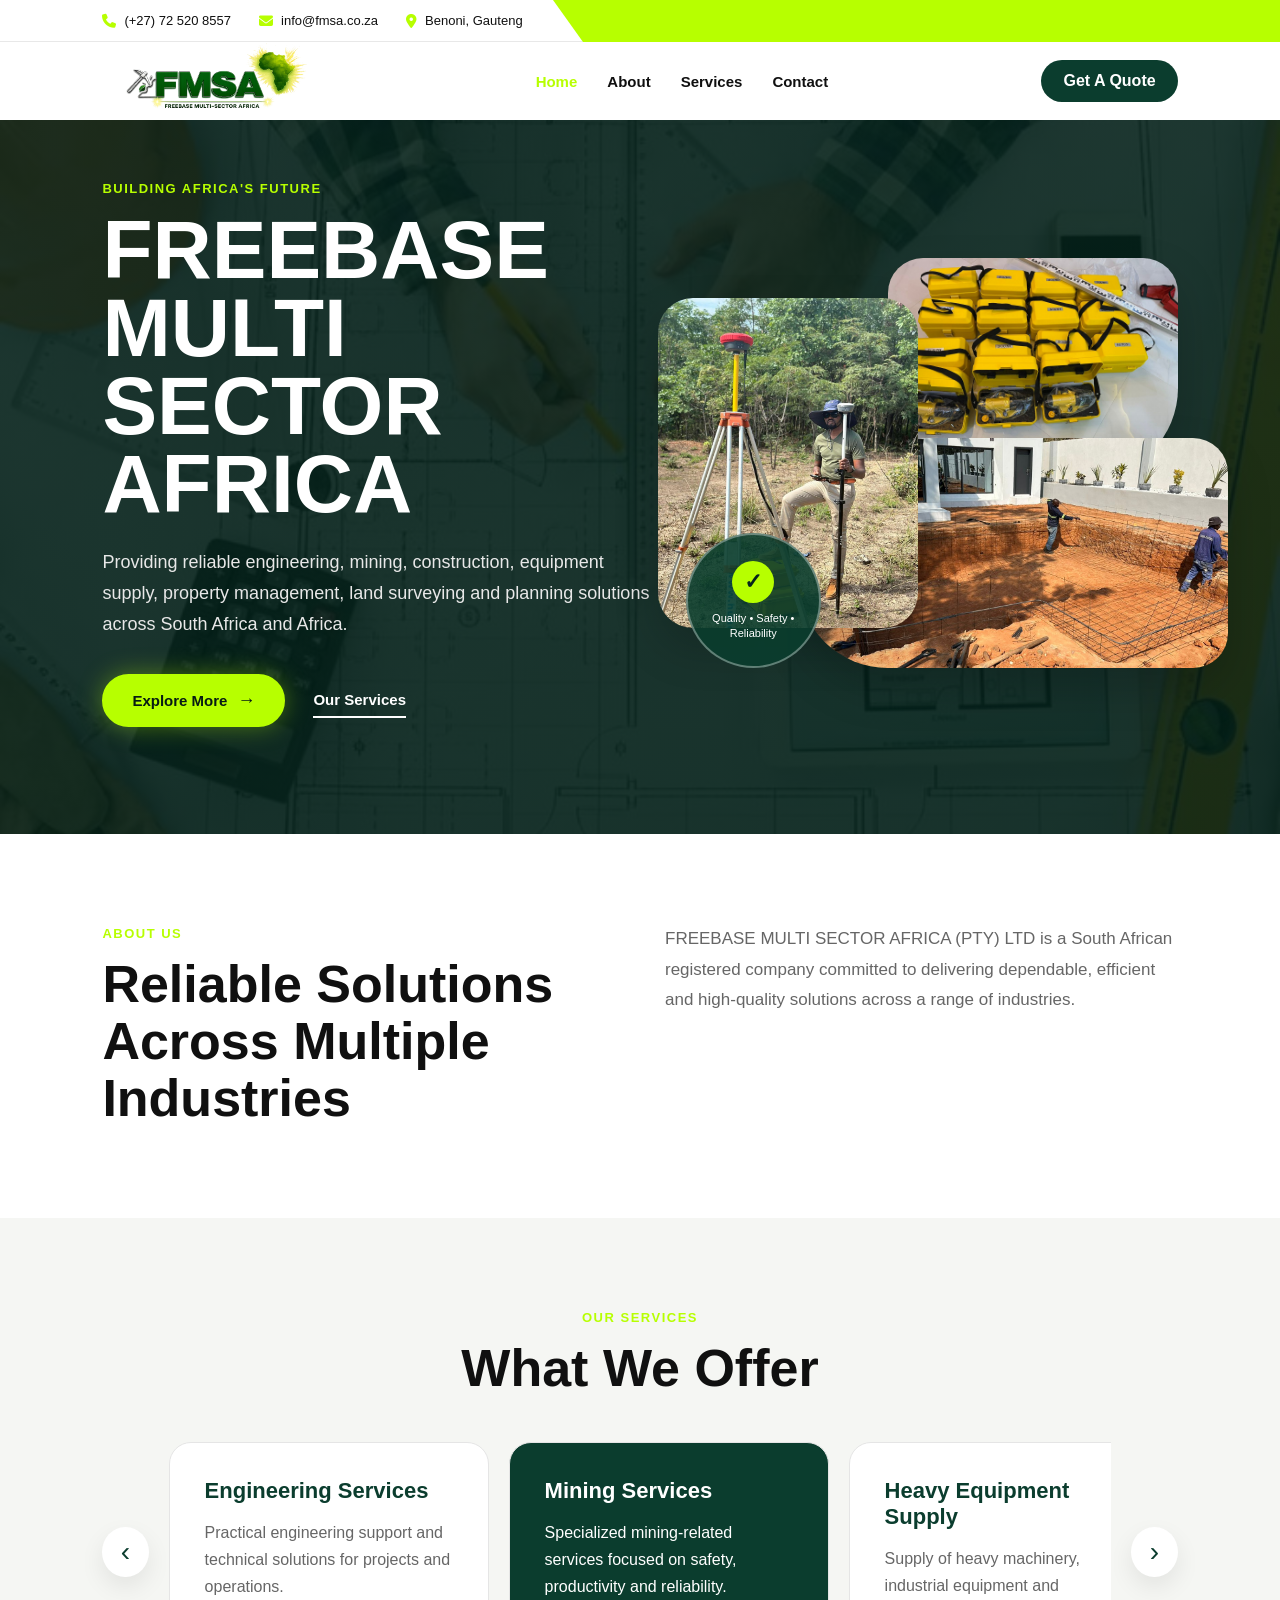
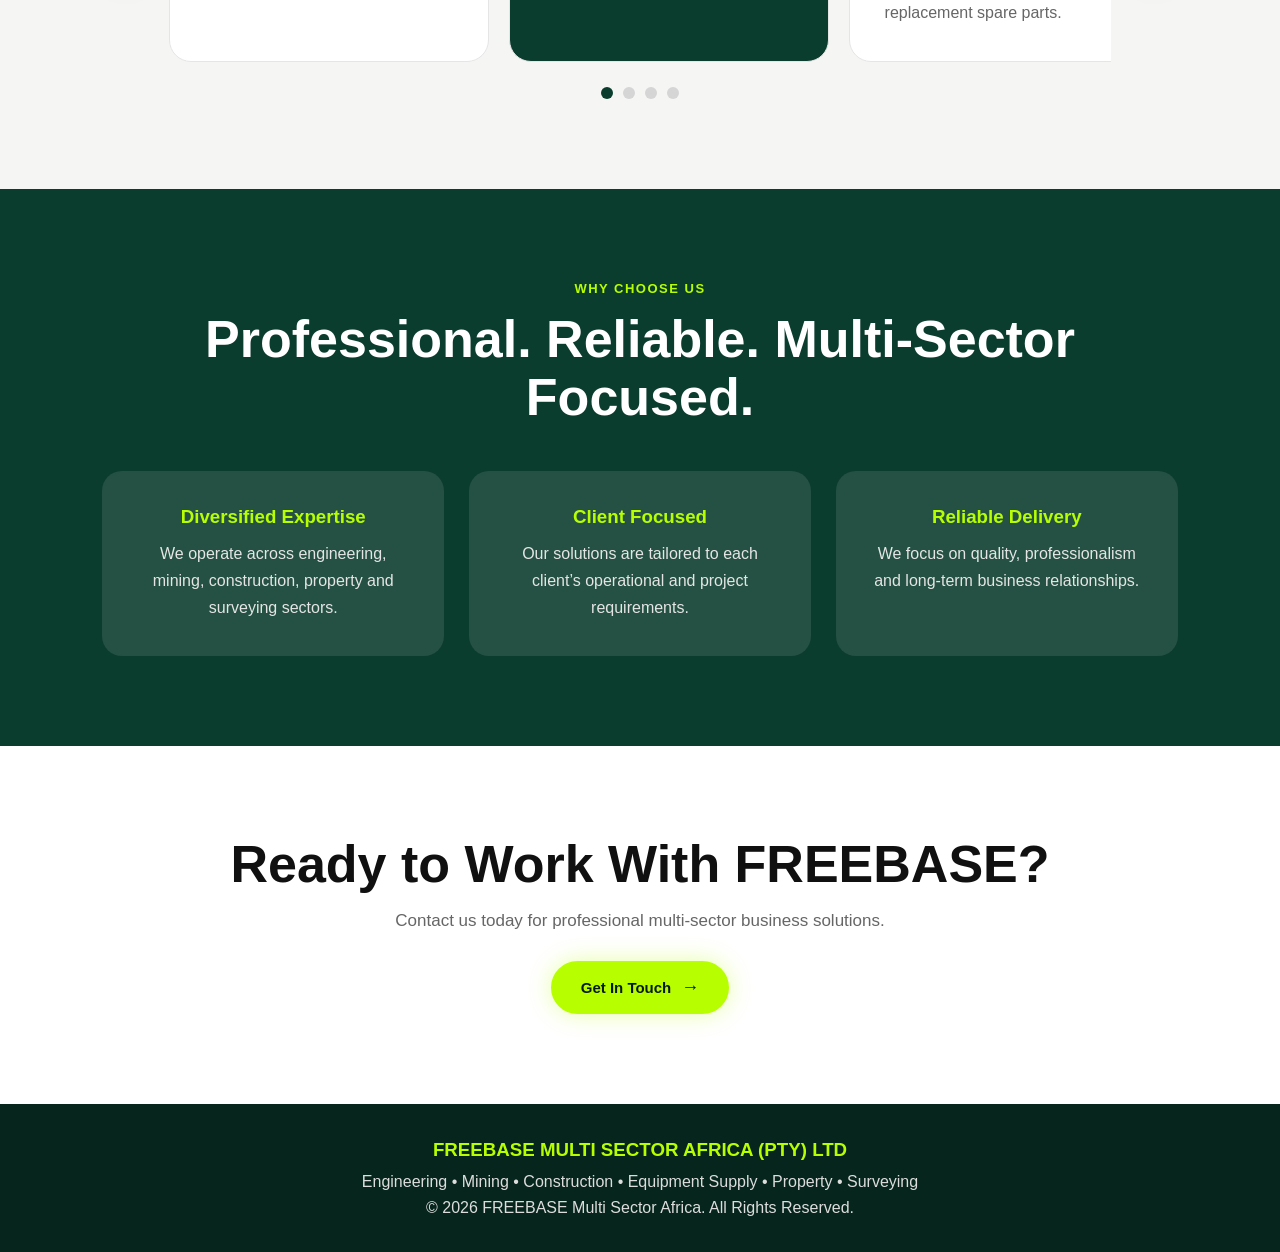
<file: index.html>
<!DOCTYPE html>
<html lang="en">
<head>
  <meta charset="UTF-8" />
  <meta name="viewport" content="width=device-width, initial-scale=1.0" />
  <title>FREEBASE Multi Sector Africa</title>
  <link rel="stylesheet" href="https://cdnjs.cloudflare.com/ajax/libs/font-awesome/6.7.2/css/all.min.css">
  <link rel="stylesheet" href="style.css" />
</head>
<body>

<header>
  <div class="top-bar">
    <div class="top-info">
      <span><i class="fa-solid fa-phone"></i> (+27) 72 520 8557</span>
      <span><i class="fa-solid fa-envelope"></i> info@fmsa.co.za</span>
      <span><i class="fa-solid fa-location-dot"></i> Benoni, Gauteng</span>
    </div>
    <div class="top-socials"></div>
  </div>
</header>

<main>
  <section class="hero">
    <div class="hero-nav">
      <a href="index.html" class="logo" aria-label="FREEBASE Multi Sector Africa home">
        <img src="Pics/FMSA.png" alt="FMSA Logo" />
      </a>

      <nav aria-label="Main navigation">
        <a href="index.html" class="active">Home</a>
        <a href="about.html">About</a>
        <a href="services.html">Services</a>
        <a href="contact.html">Contact</a>
      </nav>

      <a href="contact.html" class="quote-btn">Get A Quote</a>
    </div>

    <div class="hero-text">
      <span class="tag">Building Africa's Future</span>
      <h1>FREEBASE MULTI SECTOR AFRICA</h1>
      <p>
        Providing reliable engineering, mining, construction, equipment supply,
        property management, land surveying and planning solutions across
        South Africa and Africa.
      </p>

      <div class="hero-buttons">
        <a href="about.html" class="btn primary">Explore More</a>
        <a href="services.html" class="btn secondary">Our Services</a>
      </div>
    </div>

    <div class="hero-visual">
      <div class="img-shape shape-one">
        <img src="Proof Pics/IMG1.jpeg" alt="Planning and surveying work" />
      </div>

      <div class="img-shape shape-two">
        <img src="Proof Pics/IMG6.jpeg" alt="Engineering equipment" />
      </div>

      <div class="img-shape shape-three">
        <img src="Proof Pics/IM8.jpeg" alt="Construction planning" />
      </div>

      <div class="quality-badge">
        <span>✓</span>
        <p>Quality • Safety • Reliability</p>
      </div>
    </div>
  </section>

  <section class="about-preview">
    <div>
      <span class="section-tag">About Us</span>
      <h2>Reliable Solutions Across Multiple Industries</h2>
    </div>

    <p>
      FREEBASE MULTI SECTOR AFRICA (PTY) LTD is a South African registered
      company committed to delivering dependable, efficient and high-quality
      solutions across a range of industries.
    </p>
  </section>

  <section class="services">
    <span class="section-tag">Our Services</span>
    <h2>What We Offer</h2>

    <div class="services-slider">
      <button class="slider-btn prev" aria-label="Previous service">‹</button>

      <div class="slider-window">
        <div class="slider-track">
          <article class="service-card">
            <h3>Engineering Services</h3>
            <p>Practical engineering support and technical solutions for projects and operations.</p>
          </article>

          <article class="service-card">
            <h3>Mining Services</h3>
            <p>Specialized mining-related services focused on safety, productivity and reliability.</p>
          </article>

          <article class="service-card">
            <h3>Heavy Equipment Supply</h3>
            <p>Supply of heavy machinery, industrial equipment and replacement spare parts.</p>
          </article>

          <article class="service-card">
            <h3>Construction Services</h3>
            <p>General construction and supply solutions for infrastructure and project needs.</p>
          </article>

          <article class="service-card">
            <h3>Property Management</h3>
            <p>Real estate and property management solutions for efficient property operations.</p>
          </article>

          <article class="service-card">
            <h3>Planning & Surveying</h3>
            <p>Urban planning, rural planning, land surveying, mapping and cadastral services.</p>
          </article>
        </div>
      </div>

      <button class="slider-btn next" aria-label="Next service">›</button>
    </div>

    <div class="slider-dots" aria-label="Service slider navigation"></div>
  </section>

  <section class="why">
    <span class="section-tag">Why Choose Us</span>
    <h2>Professional. Reliable. Multi-Sector Focused.</h2>

    <div class="why-grid">
      <div>
        <h3>Diversified Expertise</h3>
        <p>We operate across engineering, mining, construction, property and surveying sectors.</p>
      </div>

      <div>
        <h3>Client Focused</h3>
        <p>Our solutions are tailored to each client’s operational and project requirements.</p>
      </div>

      <div>
        <h3>Reliable Delivery</h3>
        <p>We focus on quality, professionalism and long-term business relationships.</p>
      </div>
    </div>
  </section>

  <section class="cta">
    <h2>Ready to Work With FREEBASE?</h2>
    <p>Contact us today for professional multi-sector business solutions.</p>
    <a href="contact.html" class="btn primary">Get In Touch</a>
  </section>
</main>

<footer>
  <h3>FREEBASE MULTI SECTOR AFRICA (PTY) LTD</h3>
  <p>Engineering • Mining • Construction • Equipment Supply • Property • Surveying</p>
  <p>© 2026 FREEBASE Multi Sector Africa. All Rights Reserved.</p>
</footer>

<script src="script.js"></script>
<script src="transition.js"></script>
</body>
</html>
</file>
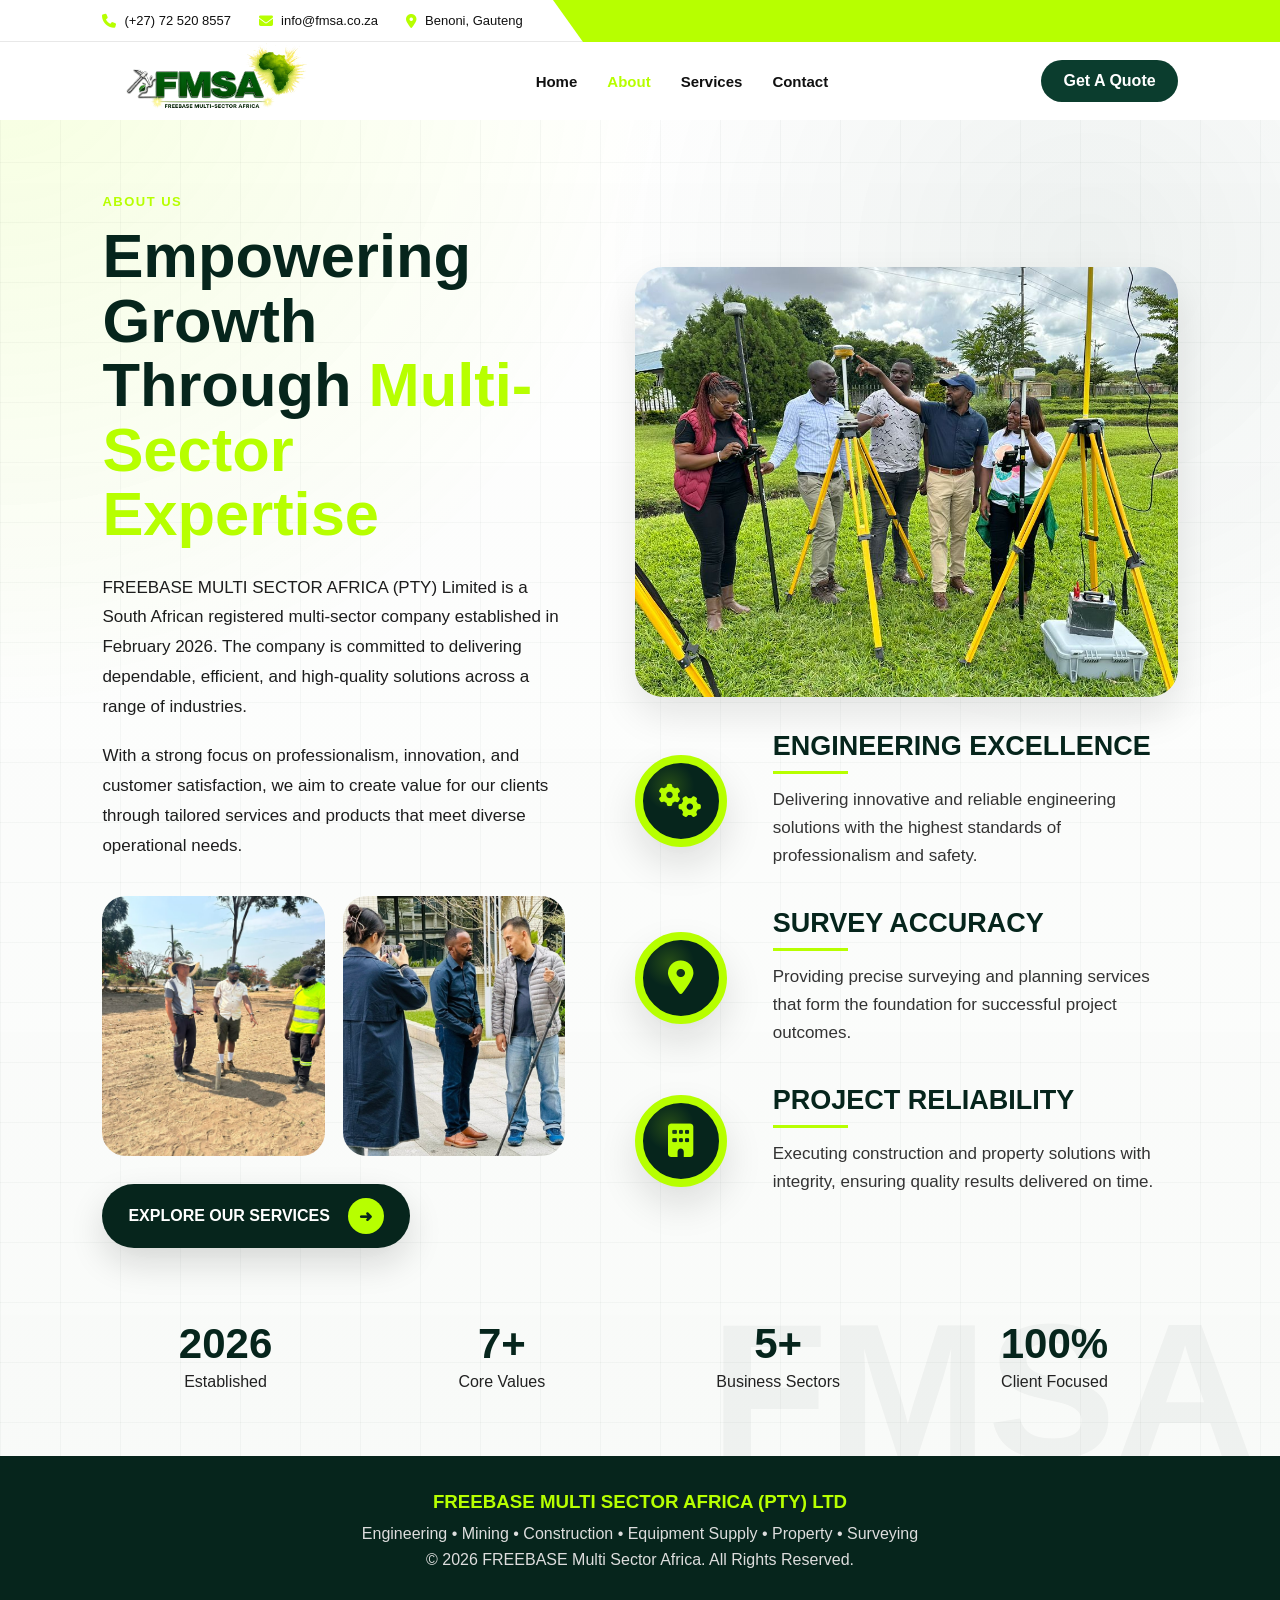
<file: about.html>
<!DOCTYPE html>
<html lang="en">
<head>
  <meta charset="UTF-8" />
  <meta name="viewport" content="width=device-width, initial-scale=1.0" />
  <title>About Us | FREEBASE Multi Sector Africa</title>
  <link rel="stylesheet" href="https://cdnjs.cloudflare.com/ajax/libs/font-awesome/6.7.2/css/all.min.css">
  <link rel="stylesheet" href="style.css" />
</head>

<body>

<header>
  <div class="top-bar">
    <div class="top-info">
      <span><i class="fa-solid fa-phone"></i> (+27) 72 520 8557</span>
      <span><i class="fa-solid fa-envelope"></i> info@fmsa.co.za</span>
      <span><i class="fa-solid fa-location-dot"></i> Benoni, Gauteng</span>
    </div>
    <div class="top-socials"></div>
  </div>
</header>

<main>
  <section class="about-page">
    <div class="hero-nav">
      <a href="index.html" class="logo" aria-label="FREEBASE Multi Sector Africa home">
        <img src="Pics/FMSA.png" alt="FMSA Logo" />
      </a>

      <nav>
        <a href="index.html">Home</a>
        <a href="about.html" class="active">About</a>
        <a href="services.html">Services</a>
        <a href="contact.html">Contact</a>
      </nav>

      <a href="contact.html" class="quote-btn">Get A Quote</a>
    </div>

    <div class="about-container">
      <div class="about-left">
        <span class="section-tag">About Us</span>

        <h1>
          Empowering Growth Through
          <span>Multi-Sector Expertise</span>
        </h1>

        <p class="about-intro">
          FREEBASE MULTI SECTOR AFRICA (PTY) Limited is a South African
          registered multi-sector company established in February 2026.
          The company is committed to delivering dependable, efficient,
          and high-quality solutions across a range of industries.
        </p>

        <p class="about-intro">
          With a strong focus on professionalism, innovation, and customer
          satisfaction, we aim to create value for our clients through tailored
          services and products that meet diverse operational needs.
        </p>

        <div class="about-images-new">
          <div class="small-img-row">
            <img src="Proof Pics/IMG7.jpeg" alt="Survey work" />
            <img src="Proof Pics/IMG5.jpg" alt="Construction work" />
          </div>
        </div>

        <a href="services.html" class="about-btn-new">Explore Our Services <span>➜</span></a>
      </div>

      <div class="about-right">
        <img class="top-about-img" src="Proof Pics/IMG4.jpeg" alt="Land surveying work" />

        <div class="about-features">
          <div class="feature-item">
            <div class="feature-icon"><i class="fa-solid fa-gears"></i></div>
            <div>
              <h3>Engineering Excellence</h3>
              <p>Delivering innovative and reliable engineering solutions with the highest standards of professionalism and safety.</p>
            </div>
          </div>

          <div class="feature-item">
            <div class="feature-icon"><i class="fa-solid fa-location-dot"></i></div>
            <div>
              <h3>Survey Accuracy</h3>
              <p>Providing precise surveying and planning services that form the foundation for successful project outcomes.</p>
            </div>
          </div>

          <div class="feature-item">
            <div class="feature-icon"><i class="fa-solid fa-building"></i></div>
            <div>
              <h3>Project Reliability</h3>
              <p>Executing construction and property solutions with integrity, ensuring quality results delivered on time.</p>
            </div>
          </div>
        </div>
      </div>
    </div>

    <div class="about-stats">
      <div><h2>2026</h2><p>Established</p></div>
      <div><h2>7+</h2><p>Core Values</p></div>
      <div><h2>5+</h2><p>Business Sectors</p></div>
      <div><h2>100%</h2><p>Client Focused</p></div>
    </div>
  </section>
</main>

<footer>
  <h3>FREEBASE MULTI SECTOR AFRICA (PTY) LTD</h3>
  <p>Engineering • Mining • Construction • Equipment Supply • Property • Surveying</p>
  <p>© 2026 FREEBASE Multi Sector Africa. All Rights Reserved.</p>
</footer>

<script src="transition.js"></script>
</body>
</html>
</file>
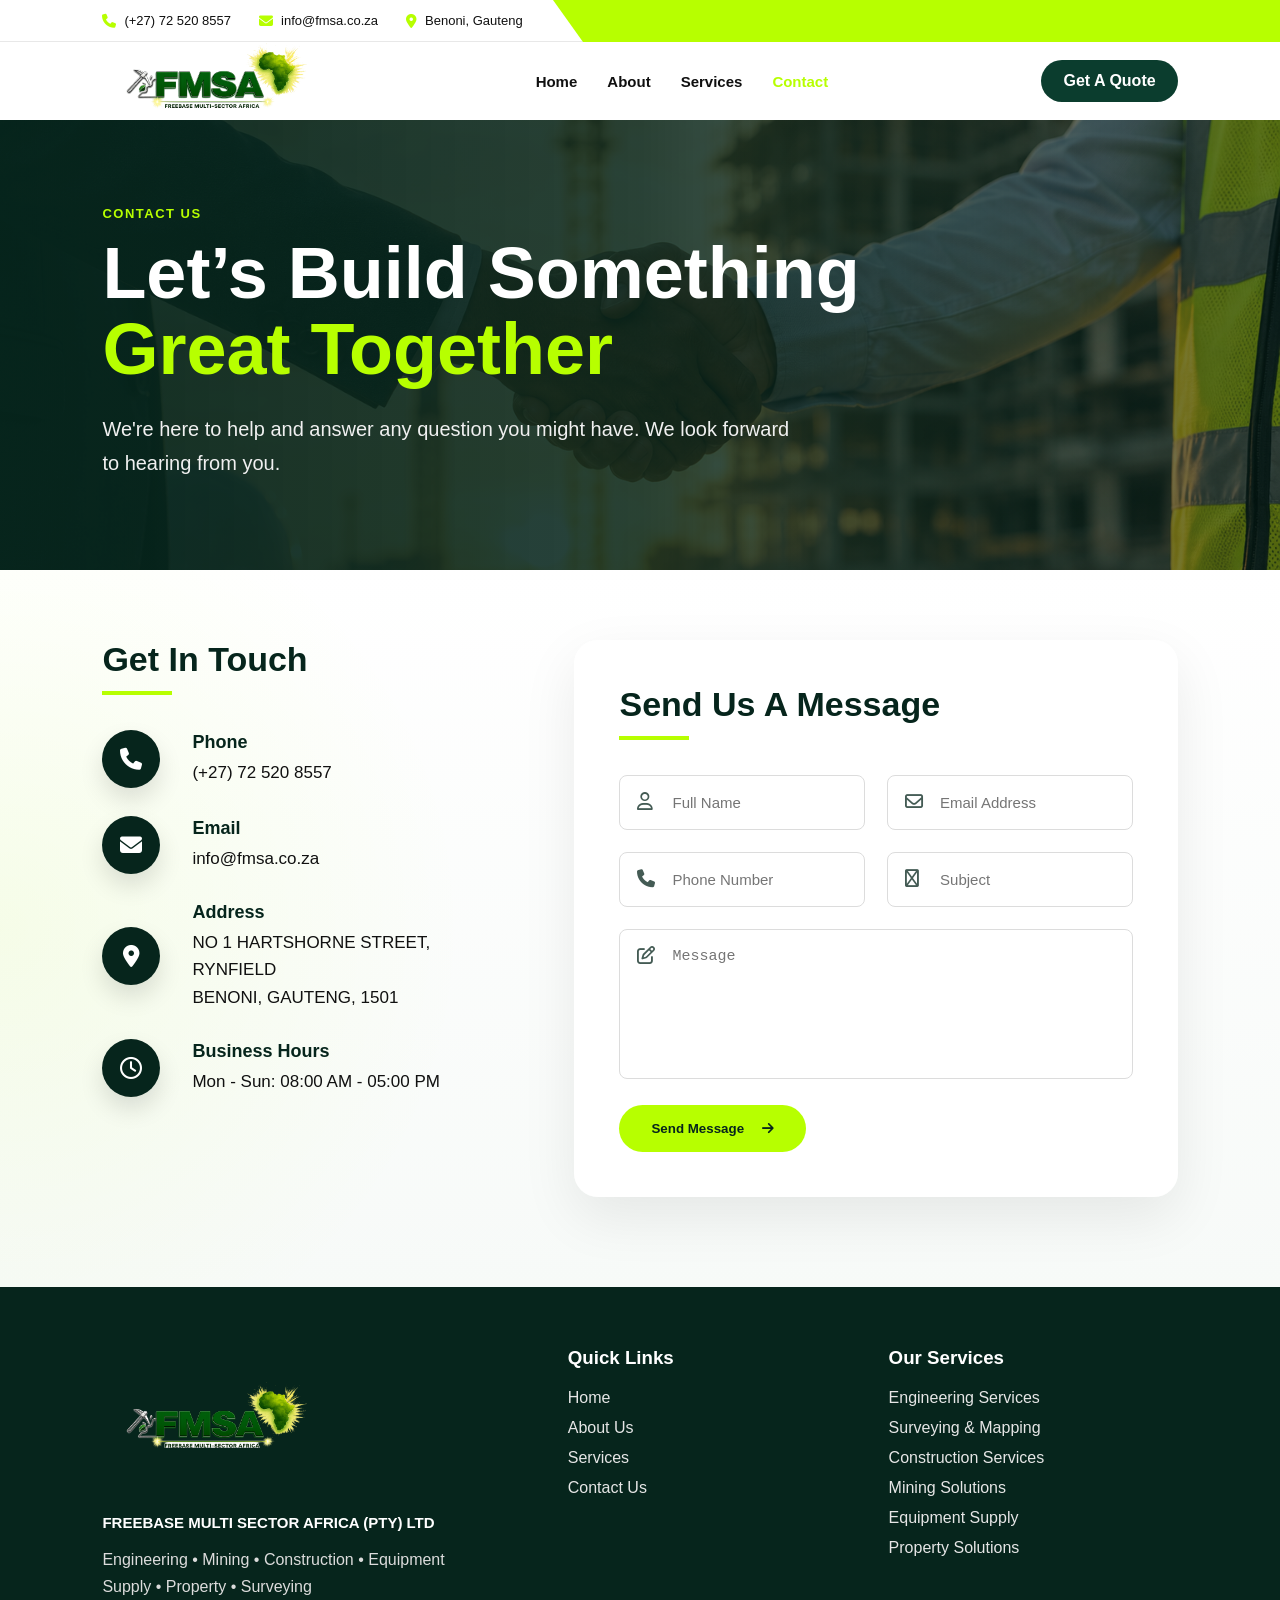
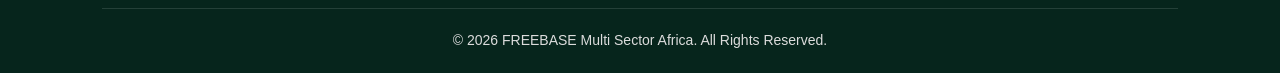
<file: contact.html>
<!DOCTYPE html>
<html lang="en">
<head>
  <meta charset="UTF-8" />
  <meta name="viewport" content="width=device-width, initial-scale=1.0" />
  <title>Contact | FREEBASE Multi Sector Africa</title>
  <link rel="stylesheet" href="https://cdnjs.cloudflare.com/ajax/libs/font-awesome/6.7.2/css/all.min.css">
  <link rel="stylesheet" href="style.css" />
</head>

<body>

<header>
  <div class="top-bar">
    <div class="top-info">
      <span><i class="fa-solid fa-phone"></i> (+27) 72 520 8557</span>
      <span><i class="fa-solid fa-envelope"></i> info@fmsa.co.za</span>
      <span><i class="fa-solid fa-location-dot"></i> Benoni, Gauteng</span>
    </div>
    <div class="top-socials"></div>
  </div>
</header>

<main>
  <section class="contact-page">

    <div class="hero-nav">
      <a href="index.html" class="logo" aria-label="FREEBASE Multi Sector Africa home">
        <img src="Pics/FMSA.png" alt="FMSA Logo" />
      </a>

      <nav>
        <a href="index.html">Home</a>
        <a href="about.html">About</a>
        <a href="services.html">Services</a>
        <a href="contact.html" class="active">Contact</a>
      </nav>

      <a href="contact.html" class="quote-btn">Get A Quote</a>
    </div>

    <section class="contact-hero">
      <div>
        <span class="section-tag">Contact Us</span>
        <h1>Let’s Build Something <span>Great Together</span></h1>
        <p>We're here to help and answer any question you might have. We look forward to hearing from you.</p>
      </div>
    </section>

    <section class="contact-content">

      <div class="contact-info-box">
        <h2>Get In Touch</h2>

        <div class="contact-line"></div>

        <div class="contact-item">
          <div class="contact-icon"><i class="fa-solid fa-phone"></i></div>
          <div>
            <h4>Phone</h4>
            <p>(+27) 72 520 8557</p>
          </div>
        </div>

        <div class="contact-item">
          <div class="contact-icon"><i class="fa-solid fa-envelope"></i></div>
          <div>
            <h4>Email</h4>
            <p>info@fmsa.co.za</p>
          </div>
        </div>

        <div class="contact-item">
          <div class="contact-icon"><i class="fa-solid fa-location-dot"></i></div>
          <div>
            <h4>Address</h4>
            <p>NO 1 HARTSHORNE STREET, RYNFIELD<br>BENONI, GAUTENG, 1501</p>
          </div>
        </div>

        <div class="contact-item">
          <div class="contact-icon"><i class="fa-regular fa-clock"></i></div>
          <div>
            <h4>Business Hours</h4>
            <p>Mon - Sun: 08:00 AM - 05:00 PM</p>
          </div>
        </div>
      </div>

      <div class="contact-form-box">
        <h2>Send Us A Message</h2>
        <div class="contact-line"></div>

        <form>
          <div class="form-grid">
            <div class="input-group">
              <i class="fa-regular fa-user"></i>
              <input type="text" placeholder="Full Name">
            </div>

            <div class="input-group">
              <i class="fa-regular fa-envelope"></i>
              <input type="email" placeholder="Email Address">
            </div>

            <div class="input-group">
              <i class="fa-solid fa-phone"></i>
              <input type="text" placeholder="Phone Number">
            </div>

            <div class="input-group">
              <i class="fa-regular fa-tag"></i>
              <input type="text" placeholder="Subject">
            </div>
          </div>

          <div class="input-group textarea-group">
            <i class="fa-regular fa-pen-to-square"></i>
            <textarea placeholder="Message"></textarea>
          </div>

          <button type="submit" class="send-btn">
            Send Message <i class="fa-solid fa-arrow-right"></i>
          </button>
        </form>
      </div>

    </section>

  </section>
</main>

<footer class="contact-footer">
  <div class="footer-grid">

    <div>
      <h2 class="footer-logo">
        <img src="Pics/FMSA.png" alt="FMSA Logo" />
      </h2>
      <h4>FREEBASE MULTI SECTOR AFRICA (PTY) LTD</h4>
      <p>Engineering • Mining • Construction • Equipment Supply • Property • Surveying</p>
    </div>

    <div>
      <h3>Quick Links</h3>
      <a href="index.html">Home</a>
      <a href="about.html">About Us</a>
      <a href="services.html">Services</a>
      <a href="contact.html">Contact Us</a>
    </div>

    <div>
<h3>Our Services</h3>

<a href="services.html#engineering">Engineering Services</a>
<a href="services.html#surveying">Surveying & Mapping</a>
<a href="services.html#construction">Construction Services</a>
<a href="services.html#mining">Mining Solutions</a>
<a href="services.html#equipment">Equipment Supply</a>
<a href="services.html#property">Property Solutions</a>
    </div>
  </div>

  <p class="copyright">© 2026 FREEBASE Multi Sector Africa. All Rights Reserved.</p>
</footer>

<script src="transition.js"></script>
</body>
</html>
</file>
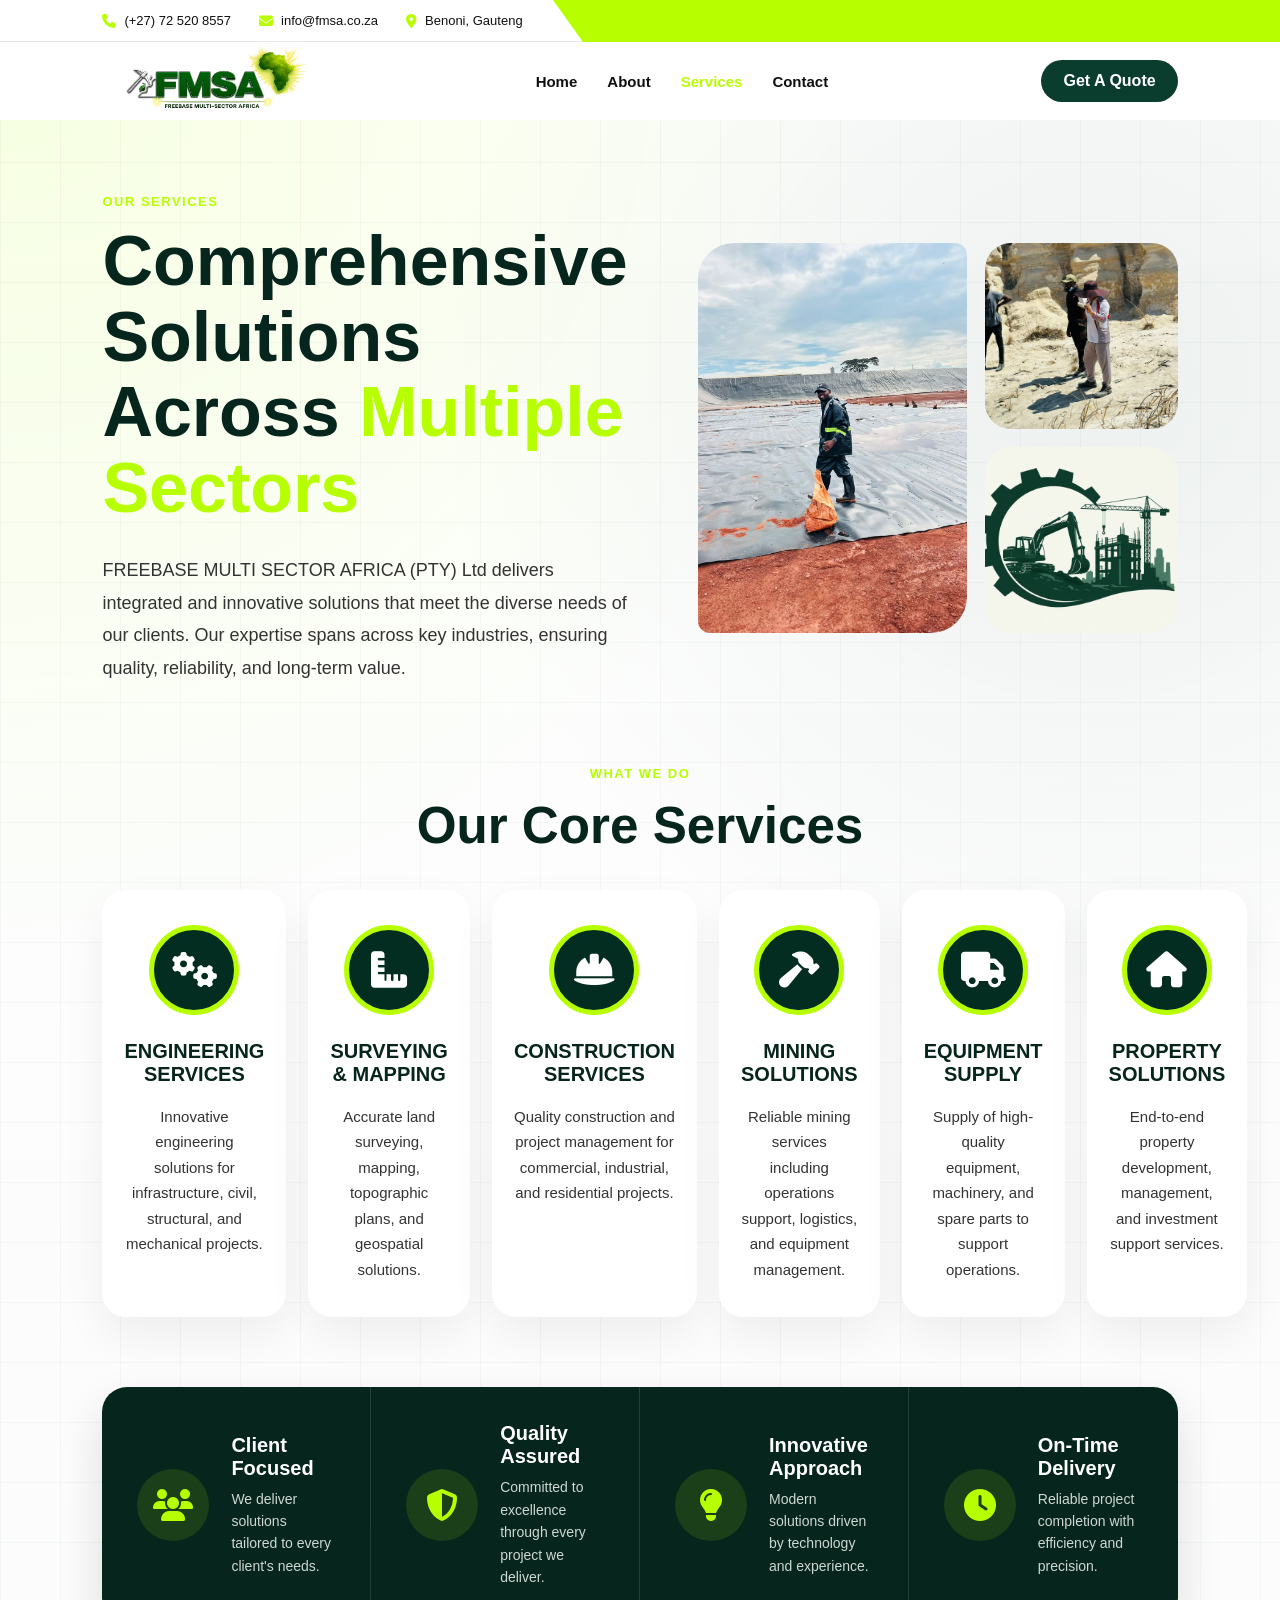
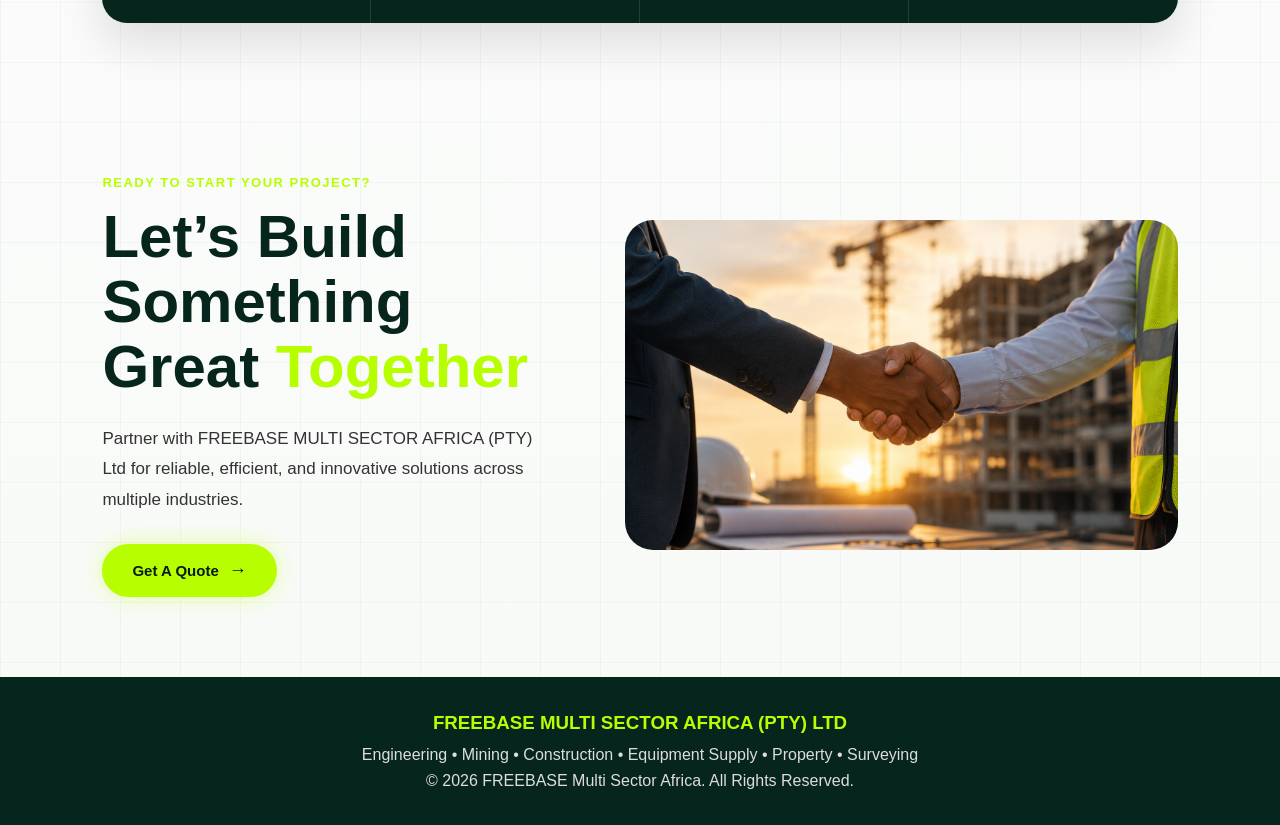
<file: services.html>
<!DOCTYPE html>
<html lang="en">
<head>
  <meta charset="UTF-8" />
  <meta name="viewport" content="width=device-width, initial-scale=1.0" />
  <title>Services | FREEBASE Multi Sector Africa</title>
  <link rel="stylesheet" href="https://cdnjs.cloudflare.com/ajax/libs/font-awesome/6.7.2/css/all.min.css">
  <link rel="stylesheet" href="style.css" />
</head>

<body>

<header>
  <div class="top-bar">
    <div class="top-info">
      <span><i class="fa-solid fa-phone"></i> (+27) 72 520 8557</span>
      <span><i class="fa-solid fa-envelope"></i> info@fmsa.co.za</span>
      <span><i class="fa-solid fa-location-dot"></i> Benoni, Gauteng</span>
    </div>
    <div class="top-socials"></div>
  </div>
</header>

<main>
  <section class="services-page">

    <div class="hero-nav">
      <a href="index.html" class="logo" aria-label="FREEBASE Multi Sector Africa home">
        <img src="Pics/FMSA.png" alt="FMSA Logo" />
      </a>

      <nav>
        <a href="index.html">Home</a>
        <a href="about.html">About</a>
        <a href="services.html" class="active">Services</a>
        <a href="contact.html">Contact</a>
      </nav>

      <a href="contact.html" class="quote-btn">Get A Quote</a>
    </div>

    <div class="services-hero">
      <div class="services-hero-text">
        <span class="section-tag">Our Services</span>
        <h1>Comprehensive Solutions Across <span>Multiple Sectors</span></h1>
        <p>
          FREEBASE MULTI SECTOR AFRICA (PTY) Ltd delivers integrated and innovative
          solutions that meet the diverse needs of our clients. Our expertise spans
          across key industries, ensuring quality, reliability, and long-term value.
        </p>
      </div>

      <div class="services-hero-images">
        <img src="Proof Pics/IMG2.jpeg" class="service-img-large" alt="Construction project">
        <div>
          <img src="Proof Pics/IMG11.jpeg" alt="Surveying team">
          <img src="Pics/PIC5.png" alt="Survey discussion">
        </div>
      </div>
    </div>

    <div class="services-title">
      <span class="section-tag">What We Do</span>
      <h2>Our Core Services</h2>
    </div>

<div class="service-grid">

    <!-- Engineering -->
    <div class="service-box" id="engineering">
        <div class="service-icon">
            <i class="fa-solid fa-gears"></i>
        </div>
        <h3>Engineering Services</h3>
        <p>Innovative engineering solutions for infrastructure, civil, structural, and mechanical projects.</p>
   </div>

    <!-- Surveying -->
    <div class="service-box" id="surveying">
        <div class="service-icon">
            <i class="fa-solid fa-ruler-combined"></i>
        </div>
        <h3>Surveying & Mapping</h3>
        <p>Accurate land surveying, mapping, topographic plans, and geospatial solutions.</p>
    </div>

    <!-- Construction -->
    <div class="service-box" id="construction">
        <div class="service-icon">
            <i class="fa-solid fa-helmet-safety"></i>
        </div>
        <h3>Construction Services</h3>
        <p>Quality construction and project management for commercial, industrial, and residential projects.</p>
    </div>

    <!-- Mining -->
    <div class="service-box" id="mining">
        <div class="service-icon">
            <i class="fa-solid fa-hammer"></i>
        </div>
        <h3>Mining Solutions</h3>
        <p>Reliable mining services including operations support, logistics, and equipment management.</p>
    </div>

    <!-- Equipment -->
    <div class="service-box" id="equipment">
        <div class="service-icon">
            <i class="fa-solid fa-truck"></i>
        </div>
        <h3>Equipment Supply</h3>
        <p>Supply of high-quality equipment, machinery, and spare parts to support operations.</p>
    </div>

    <!-- Property -->
    <div class="service-box" id="property">
        <div class="service-icon">
            <i class="fa-solid fa-house"></i>
        </div>
        <h3>Property Solutions</h3>
        <p>End-to-end property development, management, and investment support services.</p>
    </div>

</div>

  <div class="service-values">

    <div class="value-item">
        <div class="value-icon">
            <i class="fa-solid fa-users"></i>
        </div>

        <div class="value-text">
            <h4>Client Focused</h4>
            <p>We deliver solutions tailored to every client's needs.</p>
        </div>
    </div>

    <div class="value-item">
        <div class="value-icon">
            <i class="fa-solid fa-shield-halved"></i>
        </div>

        <div class="value-text">
            <h4>Quality Assured</h4>
            <p>Committed to excellence through every project we deliver.</p>
        </div>
    </div>

    <div class="value-item">
        <div class="value-icon">
            <i class="fa-solid fa-lightbulb"></i>
        </div>

        <div class="value-text">
            <h4>Innovative Approach</h4>
            <p>Modern solutions driven by technology and experience.</p>
        </div>
    </div>

    <div class="value-item">
        <div class="value-icon">
            <i class="fa-solid fa-clock"></i>
        </div>

        <div class="value-text">
            <h4>On-Time Delivery</h4>
            <p>Reliable project completion with efficiency and precision.</p>
        </div>
    </div>

</div>

    <div class="services-cta">
      <div>
        <span class="section-tag">Ready To Start Your Project?</span>
        <h2>Let’s Build Something Great <span>Together</span></h2>
        <p>
          Partner with FREEBASE MULTI SECTOR AFRICA (PTY) Ltd for reliable,
          efficient, and innovative solutions across multiple industries.
        </p>
        <a href="contact.html" class="btn primary">Get A Quote</a>
      </div>

      <img src="Pics/PIC10.png" alt="Business partnership">
    </div>

  </section>
</main>

<footer>
  <h3>FREEBASE MULTI SECTOR AFRICA (PTY) LTD</h3>
  <p>Engineering • Mining • Construction • Equipment Supply • Property • Surveying</p>
  <p>© 2026 FREEBASE Multi Sector Africa. All Rights Reserved.</p>
</footer>

<script src="transition.js"></script>
</body>
</html>
</file>
<file: style.css>
* {
  margin: 0;
  padding: 0;
  box-sizing: border-box;
}

:root {
  --green: #0b3d2e;
  --dark-green: #06251c;
  --lime: #b7ff00;
  --white: #ffffff;
  --light: #f5f6f3;
  --dark: #101010;
  --gray: #666666;
}

/* Smooth Page Transition */
body {
    opacity: 0;
    animation: pageFade .25s ease forwards;
}

@keyframes pageFade {
    from {
        opacity: 0;
        transform: translateY(8px);
    }
    to {
        opacity: 1;
        transform: translateY(0);
    }
}

/* =========================
   Global
========================= */
html {
  scroll-behavior: smooth;
}

body {
  font-family: Arial, sans-serif;
  background: var(--light);
  color: var(--dark);
  overflow-x: hidden;
}

a {
  text-decoration: none;
}

img {
  max-width: 100%;
}

/* =========================
   Header / Top Bar
========================= */
header {
  width: 100%;
  background: var(--white);
  position: relative;
  z-index: 1000;
}

.top-bar {
  height: 42px;
  padding: 0 0 0 8%;
  background: var(--white);
  color: var(--dark);
  display: flex;
  align-items: center;
  font-size: 13px;
  border-bottom: 1px solid #e8e8e8;
  overflow: visible;
}

.top-info {
  display: flex;
  align-items: center;
  gap: 28px;
  white-space: nowrap;
}

.top-info i{
  color:var(--lime);
  font-size:14px;
}
.top-socials {
  flex: 1;
  height: 42px;
  background: var(--lime);
  position: relative;
  margin-left: 60px;
}

.top-socials::before {
  content: "";
  position: absolute;
  left: -30px;
  top: 0;
  width: 0;
  height: 0;
  border-top: 42px solid var(--lime);
  border-left: 30px solid transparent;
}

/* =========================
   Navigation
========================= */
.hero-nav {
  position: absolute;
  top: 0;
  left: 0;
  right: 0;
  height: 78px;
  background: var(--white);
  display: flex;
  align-items: center;
  justify-content: space-between;
  padding: 0 8%;
  z-index: 20;
}

.logo {
  height: 78px;
  display: flex;
  align-items: center;
  justify-content: flex-start;
  flex-shrink: 0;
}

.logo img {
  width: 220px;
  height: auto;
  display: block;
  object-fit: contain;
  transform: none;
}

nav {
  display: flex;
  align-items: center;
  gap: 30px;
}

nav a {
  color: var(--dark);
  font-weight: 700;
  font-size: 15px;
}

nav a.active,
nav a:hover {
  color: var(--lime);
}

/* =========================
   Buttons
========================= */
.quote-btn,
.btn,
.about-btn-new {
  border-radius: 50px;
  font-weight: 800;
  transition: 0.3s ease;
}

.quote-btn {
  background: var(--green);
  color: var(--white);
  padding: 12px 22px;
}

.quote-btn:hover {
  background: var(--dark-green);
}

.btn {
  display: inline-flex;
  align-items: center;
  gap: 10px;
  padding: 14px 28px;
  font-size: 15px;
}

.primary {
  background: var(--lime);
  color: #071b13;
  border: 2px solid var(--lime);
  box-shadow: 0 0 25px rgba(183, 255, 0, 0.35);
}

.primary::after {
  content: "→";
  font-size: 18px;
}

.primary:hover {
  transform: translateY(-3px);
  background: #c8ff2e;
  border-color: #c8ff2e;
  box-shadow: 0 0 35px rgba(183, 255, 0, 0.55);
}

.secondary {
  background: transparent;
  color: var(--white);
  border-bottom: 2px solid var(--white);
  border-radius: 0;
  padding: 8px 0;
}

.secondary:hover {
  color: var(--lime);
  border-bottom-color: var(--lime);
}

/* =========================
   Home Hero
========================= */
.hero {
  position: relative;
  min-height: 88vh;
  padding: 120px 8% 90px;
  display: grid;
  grid-template-columns: 1.1fr 0.9fr;
  align-items: center;
  gap: 60px;
  background:
    linear-gradient(rgba(2, 31, 23, 0.88), rgba(2, 31, 23, 0.9)),
    url("Pics/pic 2.jpg");
  background-size: cover;
  background-position: center;
  color: var(--white);
}

.hero-text {
  position: relative;
  z-index: 2;
}

.tag,
.section-tag {
  display: inline-block;
  color: var(--lime);
  font-weight: 800;
  text-transform: uppercase;
  letter-spacing: 1.5px;
  margin-bottom: 15px;
  font-size: 13px;
}

.hero h1 {
  font-size: clamp(42px, 7vw, 82px);
  line-height: 0.95;
  margin-bottom: 25px;
}

.hero p {
  max-width: 650px;
  font-size: 18px;
  line-height: 1.7;
  color: #e8e8e8;
}

.hero-buttons {
  margin-top: 35px;
  display: flex;
  align-items: center;
  gap: 28px;
  flex-wrap: wrap;
}

.hero-visual {
  position: relative;
  width: 100%;
  height: 470px;
  z-index: 2;
}

.img-shape {
  position: absolute;
  overflow: hidden;
  box-shadow: 0 20px 45px rgba(0, 0, 0, 0.18);
}

.img-shape img {
  width: 100%;
  height: 100%;
  object-fit: cover;
}

.shape-one {
  width: 260px;
  height: 330px;
  right: 260px;
  top: 80px;
  border-radius: 35px;
  z-index: 10;
}

.shape-two {
  width: 290px;
  height: 220px;
  right: 0;
  top: 40px;
  border-radius: 35px 35px 90px 35px;
  z-index: 2;
}

.shape-three {
  width: 430px;
  height: 230px;
  right: -50px;
  bottom: 20px;
  border-radius: 35px 35px 35px 90px;
  z-index: 2;
}

.quality-badge {
  position: absolute;
  left: -35px;
  bottom: 20px;
  width: 135px;
  height: 135px;
  border-radius: 50%;
  background: rgba(11, 61, 46, 0.9);
  border: 2px solid rgba(255, 255, 255, 0.35);
  color: var(--white);
  display: flex;
  flex-direction: column;
  justify-content: center;
  align-items: center;
  gap: 8px;
  text-align: center;
  z-index: 100;
}

.quality-badge span {
  width: 42px;
  height: 42px;
  border-radius: 50%;
  background: var(--lime);
  color: var(--dark-green);
  display: grid;
  place-items: center;
  font-weight: 900;
  font-size: 22px;
}

.quality-badge p {
  max-width: 90px;
  font-size: 11px;
  line-height: 1.3;
  color: var(--white);
}

/* =========================
   Shared Home Sections
========================= */
.about-preview,
.services,
.why,
.cta {
  padding: 90px 8%;
}

.about-preview {
  display: grid;
  grid-template-columns: 1fr 1fr;
  gap: 50px;
  background: var(--white);
}

.about-preview h2,
.services h2,
.why h2,
.cta h2 {
  font-size: clamp(32px, 5vw, 52px);
  line-height: 1.1;
}

.about-preview p {
  font-size: 17px;
  line-height: 1.8;
  color: var(--gray);
}

/* =========================
   About Page
========================= */
.about-page,
.about-modern,
.services-page {
  position: relative;
  padding: 150px 8% 90px;
  overflow: hidden;
  background:
    radial-gradient(circle at top left, rgba(183, 255, 0, 0.12), transparent 35%),
    radial-gradient(circle at 85% 15%, rgba(11, 61, 46, 0.07), transparent 30%),
    linear-gradient(rgba(255, 255, 255, 0.94), rgba(248, 250, 248, 0.96));
}

.about-page::before,
.about-modern::before,
.services-page::before {
  content: "";
  position: absolute;
  inset: 0;
  background-image:
    linear-gradient(rgba(6, 37, 28, 0.035) 1px, transparent 1px),
    linear-gradient(90deg, rgba(6, 37, 28, 0.035) 1px, transparent 1px);
  background-size: 60px 60px;
  pointer-events: none;
}

.about-page::after,
.about-modern::after {
  content: "FMSA";
  position: absolute;
  right: 2%;
  bottom: -45px;
  font-size: clamp(90px, 15vw, 230px);
  font-weight: 900;
  color: rgba(6, 37, 28, 0.04);
  pointer-events: none;
}

.about-layout,
.about-container {
  position: relative;
  z-index: 2;
  display: grid;
  grid-template-columns: 0.95fr 1.05fr;
  gap: 70px;
  align-items: start;
}

.about-left h1 {
  font-size: clamp(44px, 5.6vw, 72px);
  line-height: 1.03;
  color: var(--dark-green);
  margin-bottom: 26px;
}

.about-left h1 span,
.services-hero-text h1 span,
.services-cta h2 span,
.contact-hero h1 span {
  color: var(--lime);
}

.about-intro {
  max-width: 650px;
  color: #1d1d1d;
  font-size: 17px;
  line-height: 1.75;
  margin-bottom: 18px;
}

.bottom-images {
  margin-top: 32px;
  display: grid;
  grid-template-columns: 1fr 1fr;
  gap: 18px;
}

.bottom-images img,
.top-about-img,
.services-hero-images img,
.services-cta img {
  width: 100%;
  display: block;
  object-fit: cover;
  box-shadow: none;
}

.top-about-img {
  height: 420px;
  border-radius: 28px;
  margin-bottom: 34px;
  object-position: center 42%;
}

.bottom-images img {
  height: 260px;
  border-radius: 24px;
  object-position: center;
}

.about-btn-new {
  margin-top: 30px;
  display: inline-flex;
  align-items: center;
  gap: 18px;
  background: var(--dark-green);
  color: var(--white);
  padding: 14px 26px;
  font-weight: 900;
  text-transform: uppercase;
  box-shadow: 0 15px 35px rgba(0, 0, 0, 0.14);
}

.about-btn-new span {
  width: 36px;
  height: 36px;
  border-radius: 50%;
  background: var(--lime);
  color: var(--dark-green);
  display: grid;
  place-items: center;
}

.about-btn-new:hover {
  transform: translateY(-3px);
  background: var(--green);
}

.feature-list {
  display: flex;
  flex-direction: column;
  gap: 38px;
}

.feature-item {
  display: grid;
  grid-template-columns: 110px 1fr;
  gap: 28px;
  align-items: center;
}

.feature-icon {
  width: 92px;
  height: 92px;
  border-radius: 50%;
  background:
    radial-gradient(circle at 35% 30%, rgba(183, 255, 0, 0.18), transparent 34%),
    var(--dark-green);
  border: 8px solid var(--lime);
  color: var(--lime);
  display: grid;
  place-items: center;
  font-size: 34px;
  box-shadow: 0 18px 38px rgba(0, 0, 0, 0.12);
}

.feature-item h3 {
  color: var(--dark-green);
  font-size: 27px;
  text-transform: uppercase;
  margin-bottom: 12px;
}

.feature-item h3::after {
  content: "";
  display: block;
  width: 75px;
  height: 3px;
  background: var(--lime);
  margin-top: 9px;
}

.feature-item p {
  max-width: 620px;
  color: #333333;
  font-size: 17px;
  line-height: 1.65;
}


/* About page image/features compatibility */
.about-images-new {
  margin-top: 30px;
}

.about-images-new > img {
  width: 100%;
  height: 420px;
  object-fit: cover;
  object-position: center 42%;
  border-radius: 28px;
  display: block;
}

.small-img-row {
  margin-top: 14px;
  display: grid;
  grid-template-columns: 1fr 1fr;
  gap: 14px;
}

.small-img-row img {
  width: 100%;
  height: 180px;
  object-fit: cover;
  border-radius: 24px;
  display: block;
}

.about-features {
  display: flex;
  flex-direction: column;
  gap: 38px;
}

/* =========================
   Home Services Slider
========================= */
.services {
  background: var(--light);
  text-align: center;
}

.services-slider {
  margin-top: 45px;
  position: relative;
  display: flex;
  align-items: center;
  justify-content: center;
  gap: 20px;
}

.slider-window {
  width: min(1020px, 100%);
  overflow: hidden;
}

.slider-track {
  display: flex;
  gap: 20px;
  transition: transform 0.5s ease;
}

.service-card {
  flex: 0 0 min(320px, 100%);
  max-width: 320px;
  background: var(--white);
  padding: 35px;
  border-radius: 22px;
  text-align: left;
  border: 1px solid #e5e5e5;
  transition: transform 0.3s, box-shadow 0.3s;
}

.service-card:nth-child(even) {
  background: var(--green);
  color: var(--white);
}

.service-card:nth-child(even) h3,
.service-card:nth-child(even) p {
  color: var(--white);
}

.service-card:hover,
.service-box:hover {
  transform: translateY(-8px);
  box-shadow: 0 15px 35px rgba(0, 0, 0, 0.08);
}

.service-card h3 {
  color: var(--green);
  margin-bottom: 15px;
  font-size: 22px;
}

.service-card p {
  color: var(--gray);
  line-height: 1.7;
}

.slider-btn {
  width: 50px;
  height: 50px;
  border-radius: 50%;
  border: none;
  background: var(--white);
  color: var(--green);
  font-size: 28px;
  cursor: pointer;
  box-shadow: 0 10px 25px rgba(0, 0, 0, 0.08);
  transition: 0.2s;
}

.slider-btn:hover {
  transform: scale(1.05);
  background: var(--lime);
  color: var(--dark-green);
}

.slider-dots {
  display: flex;
  justify-content: center;
  gap: 10px;
  margin-top: 25px;
}

.slider-dot {
  width: 12px;
  height: 12px;
  border: none;
  border-radius: 50%;
  background: #d5d5d5;
  cursor: pointer;
}

.slider-dot.active {
  background: var(--green);
}

/* =========================
   Why / CTA / Footer
========================= */
.why {
  background: var(--green);
  color: var(--white);
  text-align: center;
}

.why-grid {
  margin-top: 45px;
  display: grid;
  grid-template-columns: repeat(3, 1fr);
  gap: 25px;
}

.why-grid div {
  background: rgba(255, 255, 255, 0.1);
  padding: 35px;
  border-radius: 20px;
}

.why-grid h3 {
  color: var(--lime);
  margin-bottom: 12px;
}

.why-grid p {
  line-height: 1.7;
  color: #e5e5e5;
}

.cta {
  text-align: center;
  background: var(--white);
}

.cta p {
  margin: 18px 0 30px;
  color: var(--gray);
  font-size: 17px;
}

footer {
  padding: 35px 8%;
  text-align: center;
  background: var(--dark-green);
  color: var(--white);
}

footer h3 {
  color: var(--lime);
  margin-bottom: 12px;
}

footer p {
  margin-top: 8px;
  color: #dddddd;
}

/* =========================
   Services Page
========================= */
.services-page {
  padding-bottom: 0;
}

.services-hero,
.services-title,
.service-grid,
.service-values,
.services-cta {
  position: relative;
  z-index: 2;
}

.services-hero {
  display: grid;
  grid-template-columns: 0.9fr 1.1fr;
  gap: 70px;
  align-items: center;
  margin-bottom: 80px;
}

.services-hero-text h1 {
  font-size: clamp(42px, 5.5vw, 70px);
  line-height: 1.08;
  color: var(--dark-green);
  margin-bottom: 28px;
}

.services-hero-text p {
  max-width: 620px;
  font-size: 18px;
  line-height: 1.8;
  color: #333;
}

.services-hero-images {
  display: grid;
  grid-template-columns: 1.4fr 1fr;
  gap: 18px;
}

.service-img-large {
  height: 390px;
  border-radius: 36px 12px 36px 12px;
}

.services-hero-images div {
  display: grid;
  gap: 18px;
}

.services-hero-images div img {
  height: 186px;
  border-radius: 26px;
}

.services-title {
  text-align: center;
  margin-bottom: 35px;
}

.services-title h2 {
  font-size: clamp(34px, 4vw, 52px);
  color: var(--dark-green);
}

.service-grid {
  display: grid;
  grid-template-columns: repeat(6, 1fr);
  gap: 22px;
}

.service-box {
  background: var(--white);
  padding: 35px 22px;
  border-radius: 24px;
  text-align: center;
  box-shadow: 0 18px 45px rgba(0, 0, 0, 0.06);
  transition: 0.3s ease;
}

.service-icon {
  width: 90px;
  height: 90px;
  margin: 0 auto 25px;
  border-radius: 50%;
  background: #042d22;
  border: 5px solid var(--lime);
  display: flex;
  justify-content: center;
  align-items: center;
  transition: 0.35s ease;
}

.service-icon i {
  font-size: 36px;
  color: var(--white);
  transition: 0.35s ease;
}

.service-box:hover .service-icon {
  background: var(--lime);
  transform: translateY(-8px);
}

.service-box:hover .service-icon i {
  color: var(--dark-green);
}

.service-box h3 {
  color: var(--dark-green);
  text-transform: uppercase;
  font-size: 20px;
  margin-bottom: 18px;
}

.service-box p {
  color: #333;
  font-size: 15px;
  line-height: 1.7;
}

.service-values {
  margin: 70px 0;
  background: var(--dark-green);
  border-radius: 25px;
  display: grid;
  grid-template-columns: repeat(4, 1fr);
  overflow: hidden;
  box-shadow: 0 20px 45px rgba(0, 0, 0, 0.12);
}

.value-item {
  display: flex;
  align-items: center;
  gap: 22px;
  padding: 35px;
  border-right: 1px solid rgba(255, 255, 255, 0.12);
  transition: 0.3s;
}

.value-item:last-child {
  border-right: none;
}

.value-item:hover {
  background: #0d3328;
}

.value-icon {
  width: 72px;
  height: 72px;
  min-width: 72px;
  border-radius: 50%;
  background: rgba(183, 255, 0, 0.12);
  display: flex;
  justify-content: center;
  align-items: center;
}

.value-icon i {
  color: var(--lime);
  font-size: 32px;
}

.value-text h4 {
  color: var(--white);
  font-size: 20px;
  margin-bottom: 8px;
  font-weight: 700;
}

.value-text p {
  color: #cfd8d3;
  font-size: 14px;
  line-height: 1.6;
}

.services-cta {
  display: grid;
  grid-template-columns: 0.9fr 1.1fr;
  gap: 70px;
  align-items: center;
  padding: 80px 0;
}

.services-cta h2 {
  font-size: clamp(36px, 5vw, 60px);
  line-height: 1.08;
  color: var(--dark-green);
  margin-bottom: 24px;
}

.services-cta p {
  max-width: 540px;
  color: #333;
  font-size: 17px;
  line-height: 1.8;
  margin-bottom: 28px;
}

.services-cta img {
  height: 330px;
  border-radius: 28px;
}

/* =========================
   Contact Page
========================= */
.contact-page {
  position: relative;
  padding-top: 72px;
  background: var(--white);
  overflow: hidden;
}

.contact-hero {
  min-height: 360px;
  padding: 90px 8%;
  display: flex;
  align-items: center;
  background:
    linear-gradient(90deg, rgba(6, 37, 28, 0.96), rgba(6, 37, 28, 0.86), rgba(6, 37, 28, 0.5)),
    url("Pics/PIC10.png");
  background-size: cover;
  background-position: center;
  color: var(--white);
}

.contact-hero h1 {
  font-size: clamp(42px, 6vw, 72px);
  line-height: 1.05;
  margin-bottom: 25px;
}

.contact-hero h1 span {
  display: block;
}

.contact-hero p {
  max-width: 700px;
  font-size: 20px;
  line-height: 1.7;
  color: #f0f0f0;
}

.contact-content {
  padding: 70px 8% 90px;
  display: grid;
  grid-template-columns: 0.8fr 1.2fr;
  gap: 70px;
  background:
    radial-gradient(circle at left, rgba(183, 255, 0, 0.08), transparent 35%),
    linear-gradient(#fff, #f7faf8);
}

.contact-info-box h2,
.contact-form-box h2 {
  color: var(--dark-green);
  font-size: 34px;
  margin-bottom: 12px;
}

.contact-line {
  width: 70px;
  height: 4px;
  background: var(--lime);
  margin-bottom: 35px;
}

.contact-item {
  display: grid;
  grid-template-columns: 70px 1fr;
  gap: 20px;
  align-items: center;
  margin-bottom: 28px;
}

.contact-icon {
  width: 58px;
  height: 58px;
  border-radius: 50%;
  background: var(--dark-green);
  color: var(--white);
  display: grid;
  place-items: center;
  font-size: 22px;
  box-shadow: 0 12px 25px rgba(0, 0, 0, 0.12);
}

.contact-item h4 {
  color: var(--dark-green);
  font-size: 18px;
  margin-bottom: 6px;
}

.contact-item p {
  color: #111;
  font-size: 17px;
  line-height: 1.6;
}

.contact-form-box {
  background: rgba(255, 255, 255, 0.95);
  padding: 45px;
  border-radius: 24px;
  box-shadow: 0 20px 55px rgba(0, 0, 0, 0.08);
}

.form-grid {
  display: grid;
  grid-template-columns: 1fr 1fr;
  gap: 22px;
}

.input-group {
  position: relative;
}

.input-group i {
  position: absolute;
  top: 18px;
  left: 18px;
  color: var(--dark-green);
  font-size: 18px;
  opacity: 0.75;
}

.input-group input,
.input-group textarea {
  width: 100%;
  border: 1px solid #dcdcdc;
  outline: none;
  border-radius: 8px;
  padding: 18px 18px 18px 52px;
  font-size: 15px;
  background: var(--white);
  color: #111;
  transition: 0.3s ease;
}

.input-group input:focus,
.input-group textarea:focus {
  border-color: var(--lime);
  box-shadow: 0 0 0 3px rgba(183, 255, 0, 0.18);
}

.textarea-group {
  margin-top: 22px;
}

.input-group textarea {
  height: 150px;
  resize: none;
}

.send-btn {
  margin-top: 22px;
  border: none;
  background: var(--lime);
  color: var(--dark-green);
  padding: 16px 32px;
  border-radius: 50px;
  font-weight: 900;
  cursor: pointer;
  display: inline-flex;
  align-items: center;
  gap: 18px;
  transition: 0.3s ease;
}

.send-btn:hover {
  background: var(--dark-green);
  color: var(--white);
}

.contact-footer {
  background: var(--dark-green);
  color: var(--white);
  padding: 60px 8% 20px;
  text-align: left;
}

.footer-grid {
  display: grid;
  grid-template-columns: 1.6fr 1fr 1.2fr;
  gap: 80px;
  align-items: flex-start;
}

.footer-logo {
  margin-bottom: 20px;
}

.footer-logo img {
  width: 220px;
  height: auto;
  display: block;
}

.contact-footer h3 {
  color: var(--white);
  margin-bottom: 20px;
}

.contact-footer h4 {
  font-size: 15px;
  margin-bottom: 15px;
}

.contact-footer p {
  color: #dcdcdc;
  line-height: 1.7;
}

.contact-footer a {
  display: block;
  color: #e6e6e6;
  margin-bottom: 12px;
  transition: 0.3s;
}

.contact-footer a:hover {
  color: var(--lime);
}

.footer-socials {
  display: flex;
  gap: 12px;
  margin-top: 24px;
}

.footer-socials a {
  width: 34px;
  height: 34px;
  border-radius: 50%;
  background: rgba(183, 255, 0, 0.12);
  color: var(--lime);
  display: grid;
  place-items: center;
  margin-bottom: 0;
}

.copyright {
  text-align: center;
  border-top: 1px solid rgba(255, 255, 255, 0.12);
  padding-top: 20px;
  font-size: 14px;
}


/* =========================
   Responsive
========================= */
@media (max-width: 1200px) {
  .service-grid {
    grid-template-columns: repeat(3, 1fr);
  }

  .service-values {
    grid-template-columns: repeat(2, 1fr);
  }

  .value-item:nth-child(2) {
    border-right: none;
  }
}

/* Tablet: keep the About page close to desktop layout */
@media (max-width: 1024px) {
  .logo img {
    width: 170px;
  }

  .hero {
    grid-template-columns: 1fr;
    text-align: center;
  }

  .hero p {
    margin-left: auto;
    margin-right: auto;
  }

  .hero-buttons {
    justify-content: center;
  }

  .hero-visual {
    max-width: 640px;
    margin: 25px auto 0;
  }

  .services-hero,
  .services-cta,
  .contact-content {
    grid-template-columns: 1fr;
  }

  .services-hero-text p {
    margin-left: auto;
    margin-right: auto;
  }

  .feature-list,
  .about-features {
    padding-top: 20px;
  }
}

/* Mobile */
@media (max-width: 768px) {
  .top-bar {
    height: 34px;
    padding: 0 0 0 4%;
    font-size: 10px;
  }

  .top-info {
    gap: 10px;
    overflow: hidden;
  }

  .top-info span {
    font-size: 10px;
  }

  .top-socials {
    height: 34px;
    margin-left: 12px;
  }

  .top-socials::before {
    left: -22px;
    border-top: 34px solid var(--lime);
    border-left: 22px solid transparent;
  }

  .hero-nav {
    top: 34px;
    height: 74px;
    padding: 0 4%;
  }

  .logo,
  .logo img {
    height: auto;
  }

  .logo img {
    width: 125px;
    transform: none;
  }

  nav {
    gap: 12px;
    flex-wrap: nowrap;
  }

  nav a {
    font-size: 11px;
  }

  .quote-btn {
    display: none;
  }

  .hero {
    display: block;
    text-align: left;
    padding: 145px 6% 70px;
    overflow: hidden;
  }

  .hero h1 {
    font-size: clamp(42px, 11vw, 58px);
  }

  .hero p {
    font-size: 18px;
    line-height: 1.65;
    margin-left: 0;
  }

  .hero-buttons {
    justify-content: flex-start;
    gap: 18px;
  }

  .hero-visual {
    position: relative;
    width: 100%;
    height: auto;
    margin-top: 45px;
    display: grid;
    grid-template-columns: 1fr 1fr;
    gap: 14px;
  }

  .hero-visual .img-shape {
    position: relative;
    inset: auto;
    width: 100%;
    height: 230px;
    border-radius: 24px;
  }

  .hero-visual .shape-three {
    grid-column: 1 / -1;
  }

  .quality-badge {
    position: relative;
    inset: auto;
    width: 100%;
    height: auto;
    grid-column: 1 / -1;
    border-radius: 24px;
    padding: 18px;
    margin-top: 0;
  }

  .quality-badge p {
    max-width: none;
    font-size: 14px;
  }

  .about-page,
  .about-modern,
  .services-page,
  .contact-page {
    padding: 145px 6% 80px;
  }

  .about-layout,
  .about-container,
  .services-hero,
  .services-cta,
  .contact-content {
    grid-template-columns: 1fr;
    gap: 35px;
  }

  .about-left h1 {
    font-size: 42px;
  }

  .about-intro {
    font-size: 16px;
    line-height: 1.7;
  }

  .bottom-images,
  .small-img-row,
  .services-hero-images,
  .form-grid,
  .why-grid,
  .footer-grid {
    grid-template-columns: 1fr;
  }

  .services-hero-images div {
    grid-template-columns: 1fr;
  }

  .top-about-img,
  .about-images-new > img,
  .services-hero-images img,
  .service-img-large {
    height: 280px;
  }

  .bottom-images img,
  .small-img-row img,
  .services-hero-images div img {
    height: 220px;
  }

  .feature-item {
    grid-template-columns: 1fr;
    text-align: center;
  }

  .feature-icon {
    margin: auto;
  }

  .feature-item h3::after {
    margin: 9px auto 0;
  }

  .services-slider {
    flex-direction: column;
  }

  .service-card {
    text-align: center;
  }

  .service-grid,
  .service-values {
    grid-template-columns: 1fr;
  }

  .value-item {
    border-right: none;
    border-bottom: 1px solid rgba(183, 255, 0, 0.25);
  }

  .value-item:last-child {
    border-bottom: none;
  }

  .contact-hero {
    text-align: center;
  }

  .stats {
    width: 100%;
    margin-left: 0;
    display: grid;
    grid-template-columns: 1fr 1fr;
    gap: 25px;
    padding: 40px 6%;
    text-align: center;
  }

  .stats div {
    border: none;
    padding: 10px;
  }
}

/* Small phones */
@media (max-width: 430px) {
  .top-info {
    gap: 6px;
  }

  .top-info span {
    font-size: 9px;
  }

  .hero-nav {
    padding: 0 3%;
  }

  .logo img {
    width: 105px;
  }

  nav {
    gap: 8px;
  }

  nav a {
    font-size: 11px;
  }

  .btn {
    padding: 13px 22px;
  }

  .hero-visual {
    grid-template-columns: 1fr;
  }

  .hero-visual .img-shape,
  .hero-visual .shape-three,
  .quality-badge {
    grid-column: 1 / -1;
  }
}

/* =========================
   Final Header Clean-up
========================= */
.top-info span{
  display:flex;
  align-items:center;
  gap:8px;
}

.top-info i{
  color:var(--lime);
  font-size:14px;
}

/* =========================
   Final About Page Layout
========================= */
.about-page{
  padding:150px 8% 65px;
}

.about-container{
  max-width:1450px;
  margin:0 auto;
  display:grid;
  grid-template-columns:0.92fr 1.08fr;
  gap:70px;
  align-items:start;
}

.about-left h1{
  max-width:560px;
  font-size:clamp(46px, 4.8vw, 68px);
  line-height:1.05;
  margin-bottom:26px;
}

.about-intro{
  max-width:620px;
  font-size:17px;
  line-height:1.75;
  margin-bottom:20px;
}

.stats{
  display:none!important;
}

.about-images-new{
  margin-top:36px;
}

.about-images-new > img{
  display:none;
}

.small-img-row{
  display:grid;
  grid-template-columns:1fr 1fr;
  gap:18px;
  margin-top:0;
}

.small-img-row img{
  width:100%;
  height:260px;
  object-fit:cover;
  object-position:center;
  border-radius:24px;
  display:block;
  box-shadow:none;
}

.about-btn-new{
  margin-top:28px;
}

.about-right{
  position:relative;
  padding-top:75px;
}

.about-right .top-about-img{
  width:100%;
  height:430px;
  object-fit:cover;
  object-position:center;
  border-radius:28px;
  display:block;
  margin-bottom:34px;
  box-shadow:0 18px 38px rgba(0,0,0,.10);
}

.about-features{
  display:flex;
  flex-direction:column;
  gap:38px;
}

.feature-item{
  display:grid;
  grid-template-columns:110px 1fr;
  gap:28px;
  align-items:center;
  text-align:left;
}

.feature-icon{
  width:92px;
  height:92px;
  margin:0;
}

.feature-icon i{
  font-size:34px;
  color:var(--lime);
}

.feature-item h3{
  font-size:27px;
  margin-bottom:12px;
}

.feature-item h3::after{
  margin:9px 0 0;
}

.feature-item p{
  max-width:620px;
  font-size:17px;
  line-height:1.65;
}

.about-stats{
  max-width:1450px;
  margin:45px auto 0;
  padding:30px 0 0;
  display:grid;
  grid-template-columns:repeat(4,1fr);
  gap:30px;
  position:relative;
  z-index:2;
}

.about-stats div{
  text-align:center;
}

.about-stats h2{
  color:var(--dark-green);
  font-size:42px;
  line-height:1;
}

.about-stats p{
  margin-top:8px;
  color:#222;
  font-size:16px;
}

/* =========================
   Final Responsive Fixes
========================= */
@media(max-width:1024px){
  .about-container{
    grid-template-columns:1fr;
    gap:45px;
  }

  .about-right{
    padding-top:0;
  }

  .about-right .top-about-img{
    height:360px;
  }
}

@media(max-width:768px){
  .top-bar{
    height:auto;
    min-height:34px;
    padding:6px 4%;
  }

  .top-info{
    width:100%;
    justify-content:center;
    gap:10px;
    flex-wrap:wrap;
    white-space:normal;
  }

  .top-info span{
    font-size:10px;
  }

  .top-socials{
    display:none;
  }

  .hero-nav{
    top:34px;
    height:74px;
    padding:0 4%;
  }

  .logo img{
    width:125px;
  }

  nav{
    gap:12px;
    flex-wrap:nowrap;
  }

  nav a{
    font-size:11px;
  }

  .quote-btn{
    display:none;
  }

  .about-page,
  .services-page,
  .contact-page{
    padding:145px 6% 80px;
  }

  .about-left h1{
    font-size:42px;
  }

  .small-img-row{
    grid-template-columns:1fr;
  }

  .small-img-row img,
  .about-right .top-about-img{
    height:280px;
  }

  .feature-item{
    grid-template-columns:1fr;
    text-align:center;
  }

  .feature-icon{
    margin:0 auto;
  }

  .feature-item h3::after{
    margin:9px auto 0;
  }

  .about-stats{
    grid-template-columns:repeat(2,1fr);
    gap:25px;
    margin-top:35px;
  }

  .footer-grid,
  .contact-content,
  .services-hero,
  .services-cta{
    grid-template-columns:1fr;
  }
}

@media(max-width:430px){
  .logo img{
    width:105px;
  }

  nav{
    gap:8px;
  }

  nav a{
    font-size:11px;
  }

  .btn{
    padding:13px 22px;
  }

  .hero-visual{
    grid-template-columns:1fr;
  }

  .hero-visual .img-shape,
  .hero-visual .shape-three,
  .quality-badge{
    grid-column:1 / -1;
  }
}

/* ===== MOBILE ONLY FIXES ===== */
@media (max-width: 768px) {

  .about-preview {
    grid-template-columns: 1fr !important;
    gap: 25px !important;
    padding: 70px 8% !important;
    text-align: left !important;
  }

  .about-preview h2 {
    font-size: 38px !important;
    line-height: 1.15 !important;
  }

  .about-preview p {
    font-size: 16px !important;
    line-height: 1.7 !important;
  }

  .hero-visual {
    grid-template-columns: 1fr !important;
  }

  .hero-visual .img-shape {
    height: 260px !important;
    width: 100% !important;
  }

  .quality-badge {
    width: 100% !important;
    height: auto !important;
    padding: 22px !important;
    border-radius: 26px !important;
  }

  .contact-form-box {
    padding: 35px 24px !important;
    border-radius: 28px !important;
  }

  .contact-form-box h2 {
    font-size: 42px !important;
    line-height: 1.15 !important;
  }

  .form-grid {
    grid-template-columns: 1fr !important;
  }

  .input-group input,
  .input-group textarea {
    font-size: 16px !important;
    padding: 18px 18px 18px 55px !important;
  }

  .send-btn {
    width: 100% !important;
    justify-content: center !important;
  }
}
</file>
